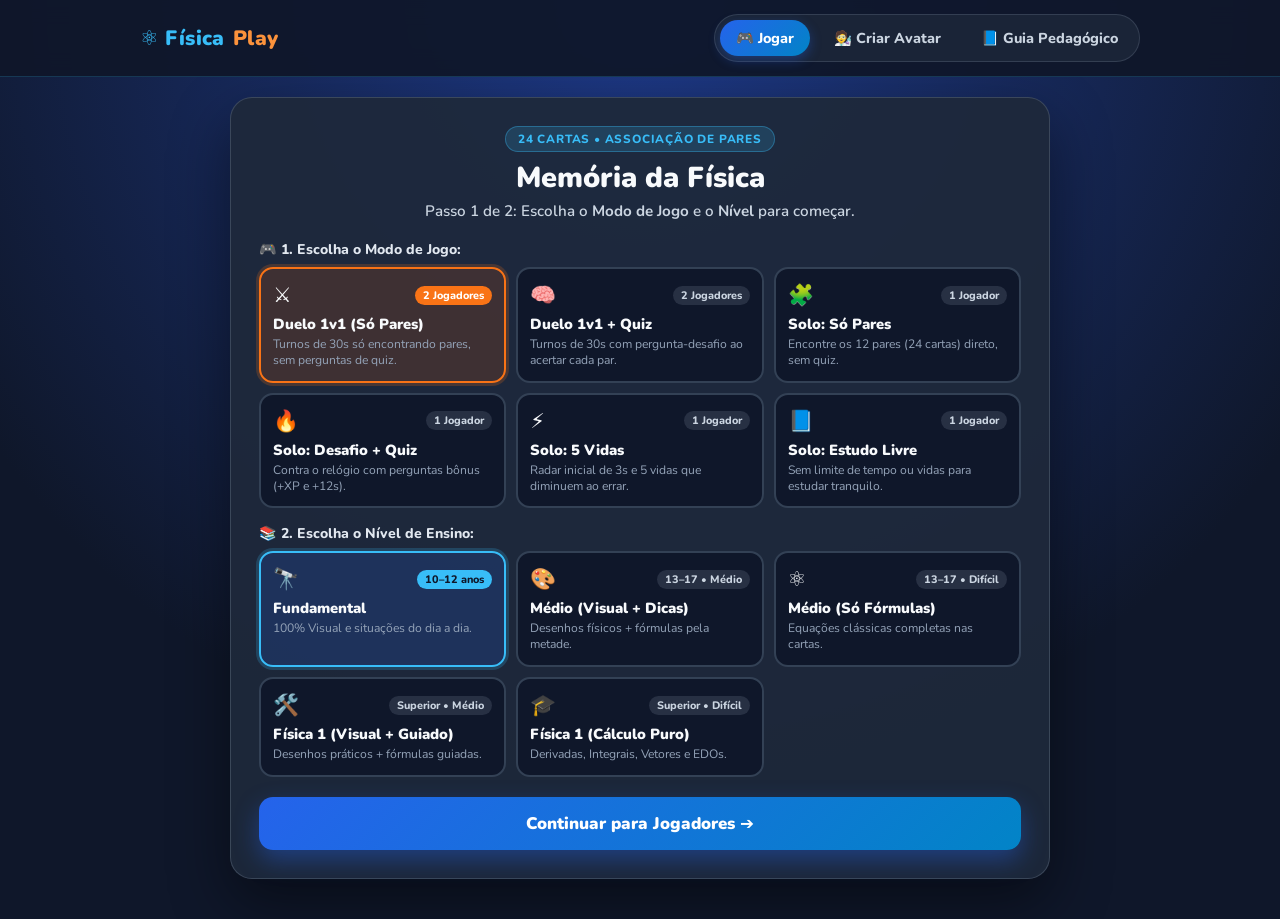
<file: index.html>
<!DOCTYPE html>
<html lang="pt-BR">

<head>
    <meta charset="UTF-8">
    <meta name="viewport" content="width=device-width, initial-scale=1.0, maximum-scale=5.0">
    <meta name="theme-color" content="#0f172a">
    <link rel="stylesheet" href="./css/reset.css">
    <link rel="stylesheet" href="./css/menu.css">
    <link rel="stylesheet" href="./css/login.css">
    <script defer src="./js/menu.js"></script>
    <script defer src="./js/avatar.js"></script>
    <script defer src="./js/login.js"></script>
    <title>FísicaPlay | Jogo da Memória de Física</title>
</head>

<body>
    <header id="header">
        <div class="container">
            <div class="flex">
                <a href="index.html" class="brand-logo">⚛️ Física<span>Play</span></a>
                <nav>
                    <ul>
                        <li><a href="index.html" class="active">🎮 Jogar</a></li>
                        <li><a href="avatar.html">🧑‍🔬 Criar Avatar</a></li>
                        <li><a href="sobre.html">📘 Guia Pedagógico</a></li>
                    </ul>
                </nav>
            </div>
        </div>
    </header>

    <main class="home-main">
        <form class="login-form">
            <div class="login__hearder">
                <span class="badge-pill">24 Cartas • Associação de Pares</span>
                <h1>Memória da Física</h1>
                <h2 id="step-subtitle">Passo 1 de 2: Escolha o <strong>Modo de Jogo</strong> e o <strong>Nível</strong> para começar.</h2>
            </div>

            <!-- ==============================================================
                 ETAPA 1: ESCOLHER MODO DE JOGO E NÍVEL (TELA CLEAN E OBJETIVA)
                 ============================================================== -->
            <div id="step-1-container" class="step-container">
                <!-- 1. Modo de Jogo -->
                <div class="form-group">
                    <span class="form-label">🎮 1. Escolha o Modo de Jogo:</span>
                    <div class="mode-selector">
                        <label class="level-option">
                            <input type="radio" name="gameMode" value="duelo_pares" checked>
                            <div class="level-card">
                                <div class="level-card-header">
                                    <span class="level-icon">⚔️</span>
                                    <span class="level-age">2 Jogadores</span>
                                </div>
                                <div class="level-title">Duelo 1v1 (Só Pares)</div>
                                <p class="level-desc">Turnos de 30s só encontrando pares, sem perguntas de quiz.</p>
                            </div>
                        </label>

                        <label class="level-option">
                            <input type="radio" name="gameMode" value="duelo">
                            <div class="level-card">
                                <div class="level-card-header">
                                    <span class="level-icon">🧠</span>
                                    <span class="level-age">2 Jogadores</span>
                                </div>
                                <div class="level-title">Duelo 1v1 + Quiz</div>
                                <p class="level-desc">Turnos de 30s com pergunta-desafio ao acertar cada par.</p>
                            </div>
                        </label>

                        <label class="level-option">
                            <input type="radio" name="gameMode" value="solo_pares">
                            <div class="level-card">
                                <div class="level-card-header">
                                    <span class="level-icon">🧩</span>
                                    <span class="level-age">1 Jogador</span>
                                </div>
                                <div class="level-title">Solo: Só Pares</div>
                                <p class="level-desc">Encontre os 12 pares (24 cartas) direto, sem quiz.</p>
                            </div>
                        </label>

                        <label class="level-option">
                            <input type="radio" name="gameMode" value="desafio">
                            <div class="level-card">
                                <div class="level-card-header">
                                    <span class="level-icon">🔥</span>
                                    <span class="level-age">1 Jogador</span>
                                </div>
                                <div class="level-title">Solo: Desafio + Quiz</div>
                                <p class="level-desc">Contra o relógio com perguntas bônus (+XP e +12s).</p>
                            </div>
                        </label>

                        <label class="level-option">
                            <input type="radio" name="gameMode" value="sobrevivencia">
                            <div class="level-card">
                                <div class="level-card-header">
                                    <span class="level-icon">⚡</span>
                                    <span class="level-age">1 Jogador</span>
                                </div>
                                <div class="level-title">Solo: 5 Vidas</div>
                                <p class="level-desc">Radar inicial de 3s e 5 vidas que diminuem ao errar.</p>
                            </div>
                        </label>

                        <label class="level-option">
                            <input type="radio" name="gameMode" value="exploracao">
                            <div class="level-card">
                                <div class="level-card-header">
                                    <span class="level-icon">📘</span>
                                    <span class="level-age">1 Jogador</span>
                                </div>
                                <div class="level-title">Solo: Estudo Livre</div>
                                <p class="level-desc">Sem limite de tempo ou vidas para estudar tranquilo.</p>
                            </div>
                        </label>
                    </div>
                </div>

                <!-- 2. Nível de Ensino -->
                <div class="form-group">
                    <span class="form-label">📚 2. Escolha o Nível de Ensino:</span>
                    <div class="level-selector">
                        <label class="level-option">
                            <input type="radio" name="level" value="fundamental" checked>
                            <div class="level-card">
                                <div class="level-card-header">
                                    <span class="level-icon">🔭</span>
                                    <span class="level-age">10–12 anos</span>
                                </div>
                                <div class="level-title">Fundamental</div>
                                <p class="level-desc">100% Visual e situações do dia a dia.</p>
                            </div>
                        </label>

                        <label class="level-option">
                            <input type="radio" name="level" value="medio">
                            <div class="level-card">
                                <div class="level-card-header">
                                    <span class="level-icon">🎨</span>
                                    <span class="level-age">13–17 • Médio</span>
                                </div>
                                <div class="level-title">Médio (Visual + Dicas)</div>
                                <p class="level-desc">Desenhos físicos + fórmulas pela metade.</p>
                            </div>
                        </label>

                        <label class="level-option">
                            <input type="radio" name="level" value="medio_dificil">
                            <div class="level-card">
                                <div class="level-card-header">
                                    <span class="level-icon">⚛️</span>
                                    <span class="level-age">13–17 • Difícil</span>
                                </div>
                                <div class="level-title">Médio (Só Fórmulas)</div>
                                <p class="level-desc">Equações clássicas completas nas cartas.</p>
                            </div>
                        </label>

                        <label class="level-option">
                            <input type="radio" name="level" value="faculdade">
                            <div class="level-card">
                                <div class="level-card-header">
                                    <span class="level-icon">🛠️</span>
                                    <span class="level-age">Superior • Médio</span>
                                </div>
                                <div class="level-title">Física 1 (Visual + Guiado)</div>
                                <p class="level-desc">Desenhos práticos + fórmulas guiadas.</p>
                            </div>
                        </label>

                        <label class="level-option">
                            <input type="radio" name="level" value="faculdade_dificil">
                            <div class="level-card">
                                <div class="level-card-header">
                                    <span class="level-icon">🎓</span>
                                    <span class="level-age">Superior • Difícil</span>
                                </div>
                                <div class="level-title">Física 1 (Cálculo Puro)</div>
                                <p class="level-desc">Derivadas, Integrais, Vetores e EDOs.</p>
                            </div>
                        </label>
                    </div>
                </div>

                <button type="button" id="btn-next-step" class="login__button">
                    Continuar para Jogadores ➔
                </button>
            </div>

            <!-- ==============================================================
                 ETAPA 2: NOME E AVATAR DOS JOGADORES (APARECE APÓS ESCOLHER O MODO)
                 ============================================================== -->
            <div id="step-2-container" class="step-container hidden">
                <div class="selected-summary-bar">
                    <span id="selected-mode-summary" class="summary-pill">⚔️ Duelo 1v1 • 🔭 Fundamental</span>
                    <button type="button" id="btn-back-step" class="btn-change-mode">⬅ Alterar Modo/Nível</button>
                </div>

                <div class="players-setup-grid two-players" id="players-names-grid">
                    <!-- Card Jogador 1 -->
                    <div class="player-setup-card player-setup-card--p1">
                        <div class="setup-avatar-row">
                            <div id="preview-p1-avatar" class="setup-mini-avatar"></div>
                            <div class="setup-avatar-actions">
                                <span class="setup-player-tag tag-p1">Jogador 1 (Azul)</span>
                                <div class="setup-avatar-btns">
                                    <button type="button" id="btn-rand-p1" class="btn-mini-action">🎲 Sortear</button>
                                    <a href="avatar.html" class="btn-mini-action">✏️ Editar Avatar</a>
                                </div>
                            </div>
                        </div>
                        <label for="player-name" class="form-label">Nome do Jogador 1:</label>
                        <input
                            id="player-name"
                            type="text"
                            placeholder="Toque para digitar o nome..."
                            class="login__input"
                            autocomplete="off"
                        >
                    </div>

                    <!-- Card Jogador 2 (Exibido apenas nos modos de 2 Jogadores) -->
                    <div class="player-setup-card player-setup-card--p2 p2-input-wrap" id="p2-input-wrap">
                        <div class="setup-avatar-row">
                            <div id="preview-p2-avatar" class="setup-mini-avatar"></div>
                            <div class="setup-avatar-actions">
                                <span class="setup-player-tag tag-p2">Jogador 2 (Laranja)</span>
                                <div class="setup-avatar-btns">
                                    <button type="button" id="btn-rand-p2" class="btn-mini-action">🎲 Sortear</button>
                                    <a href="avatar.html" class="btn-mini-action">✏️ Editar Avatar</a>
                                </div>
                            </div>
                        </div>
                        <label for="player2-name" class="form-label">Nome do Jogador 2:</label>
                        <input
                            id="player2-name"
                            type="text"
                            placeholder="Toque para digitar o nome..."
                            class="login__input"
                            autocomplete="off"
                        >
                    </div>
                </div>

                <button type="submit" class="login__button">
                    🚀 Iniciar Partida Agora!
                </button>
            </div>
        </form>
    </main>
</body>

</html>
</file>
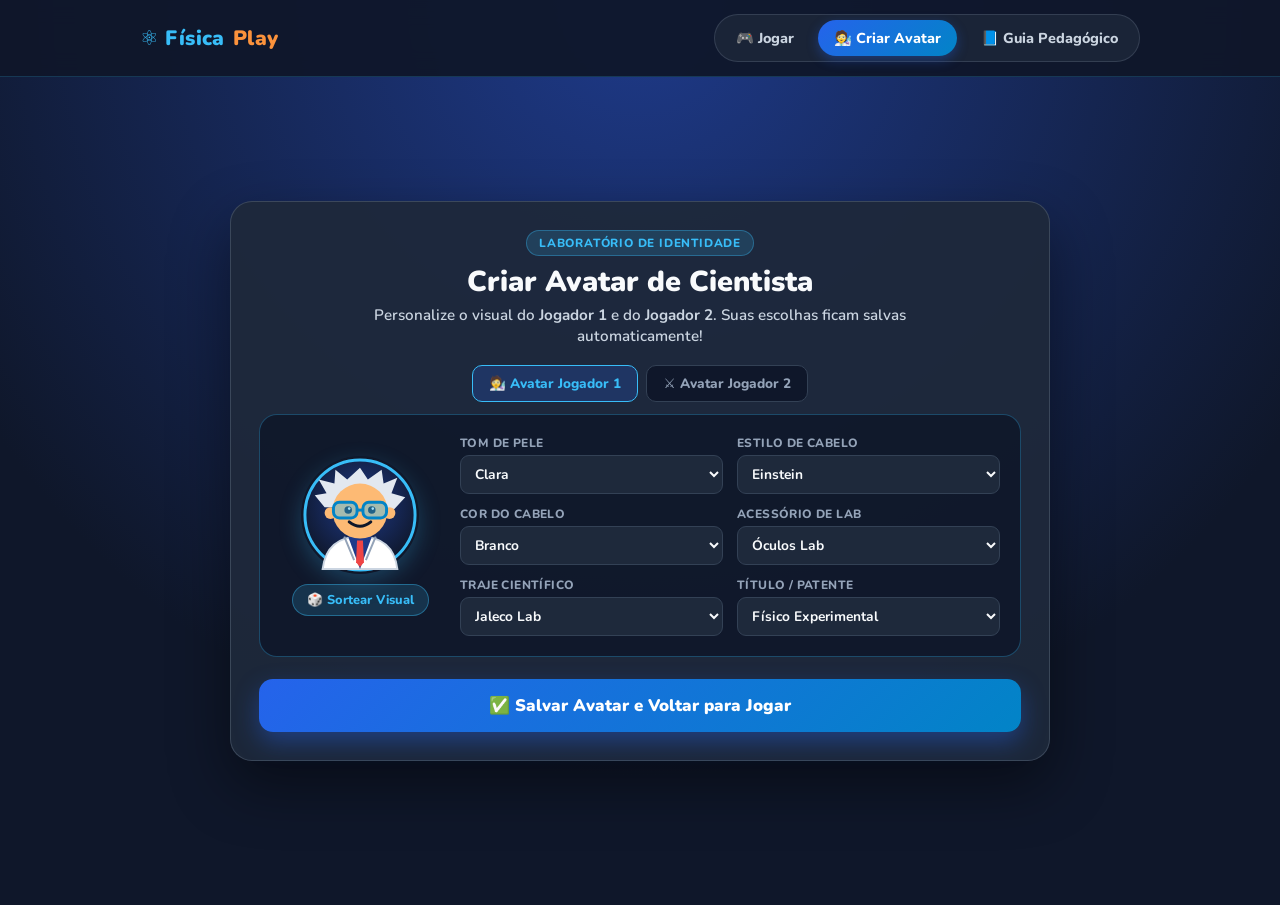
<file: avatar.html>
<!DOCTYPE html>
<html lang="pt-BR">

<head>
    <meta charset="UTF-8">
    <meta name="viewport" content="width=device-width, initial-scale=1.0, maximum-scale=5.0">
    <meta name="theme-color" content="#0f172a">
    <link rel="stylesheet" href="./css/reset.css">
    <link rel="stylesheet" href="./css/menu.css">
    <link rel="stylesheet" href="./css/login.css">
    <script defer src="./js/menu.js"></script>
    <script defer src="./js/avatar.js"></script>
    <script defer src="./js/login.js"></script>
    <title>Criar Avatar | FísicaPlay - PET de Física</title>
</head>

<body>
    <header id="header">
        <div class="container">
            <div class="flex">
                <a href="index.html" class="brand-logo">⚛️ Física<span>Play</span></a>
                <nav>
                    <ul>
                        <li><a href="index.html">🎮 Jogar</a></li>
                        <li><a href="avatar.html" class="active">🧑‍🔬 Criar Avatar</a></li>
                        <li><a href="sobre.html">📘 Guia Pedagógico</a></li>
                    </ul>
                </nav>
            </div>
        </div>
    </header>

    <main class="home-main">
        <div class="login-form avatar-page-card">
            <div class="login__hearder">
                <span class="badge-pill">Laboratório de Identidade</span>
                <h1>Criar Avatar de Cientista</h1>
                <h2>Personalize o visual do <strong>Jogador 1</strong> e do <strong>Jogador 2</strong>. Suas escolhas ficam salvas automaticamente!</h2>
            </div>

            <!-- Container onde o Criador de Avatar completo é montado -->
            <div id="avatar-creator-mount" class="w-full"></div>

            <a href="index.html" class="login__button btn-link-center">
                ✅ Salvar Avatar e Voltar para Jogar
            </a>
        </div>
    </main>
</body>

</html>
</file>
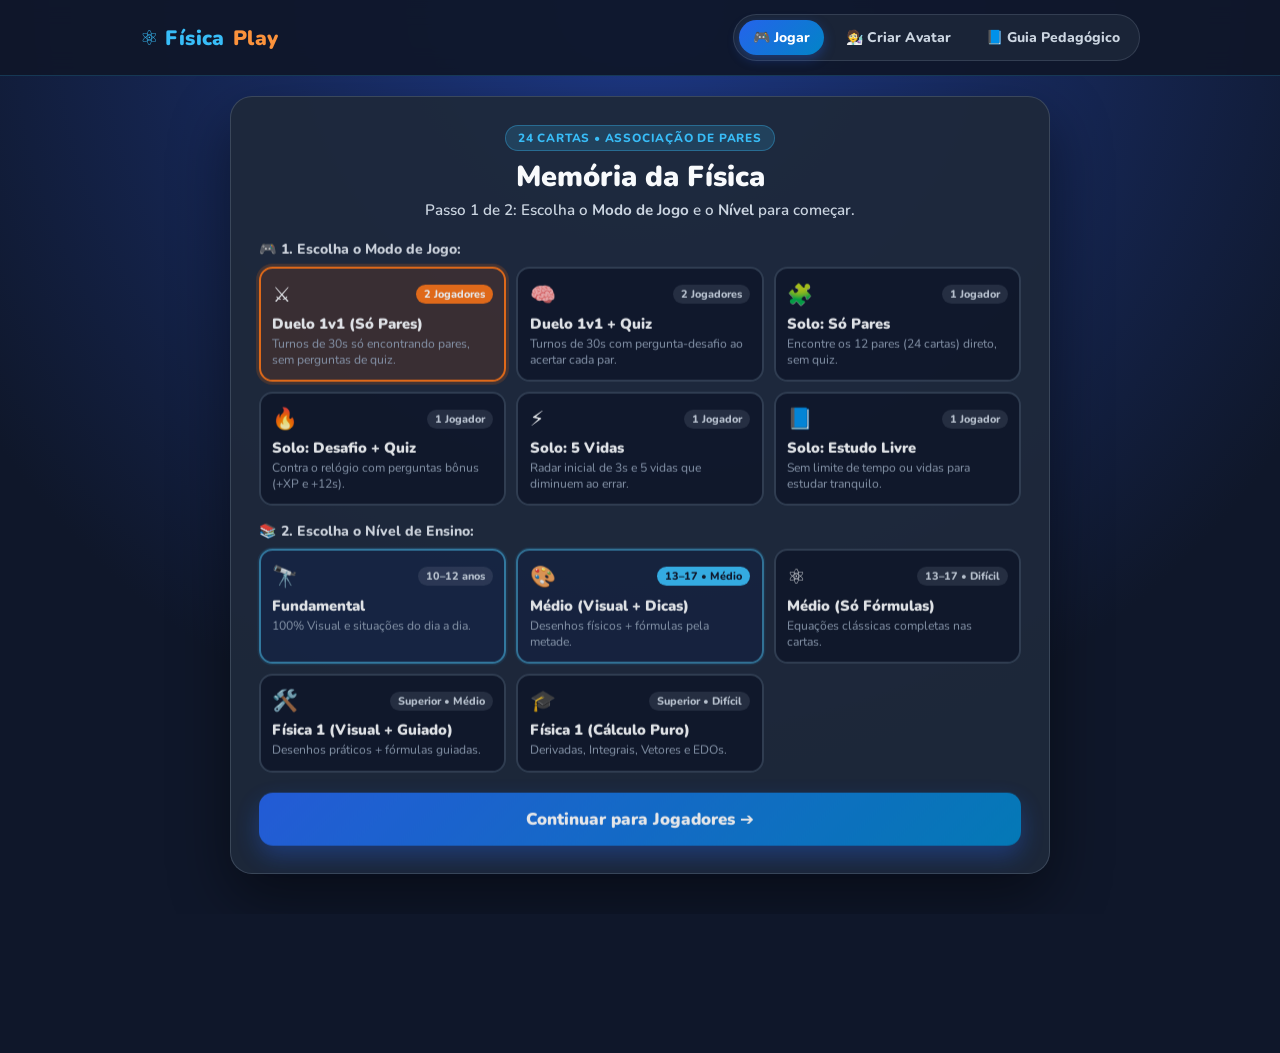
<file: pag2.html>
<!DOCTYPE html>
<html lang="pt-BR">
<head>
    <meta charset="UTF-8">
    <meta http-equiv="refresh" content="0; url=index.html?level=medio">
    <title>Redirecionando... | FísicaPlay</title>
</head>
<body>
    <p>Redirecionando para <a href="index.html?level=medio">FísicaPlay</a>...</p>
</body>
</html>
</file>
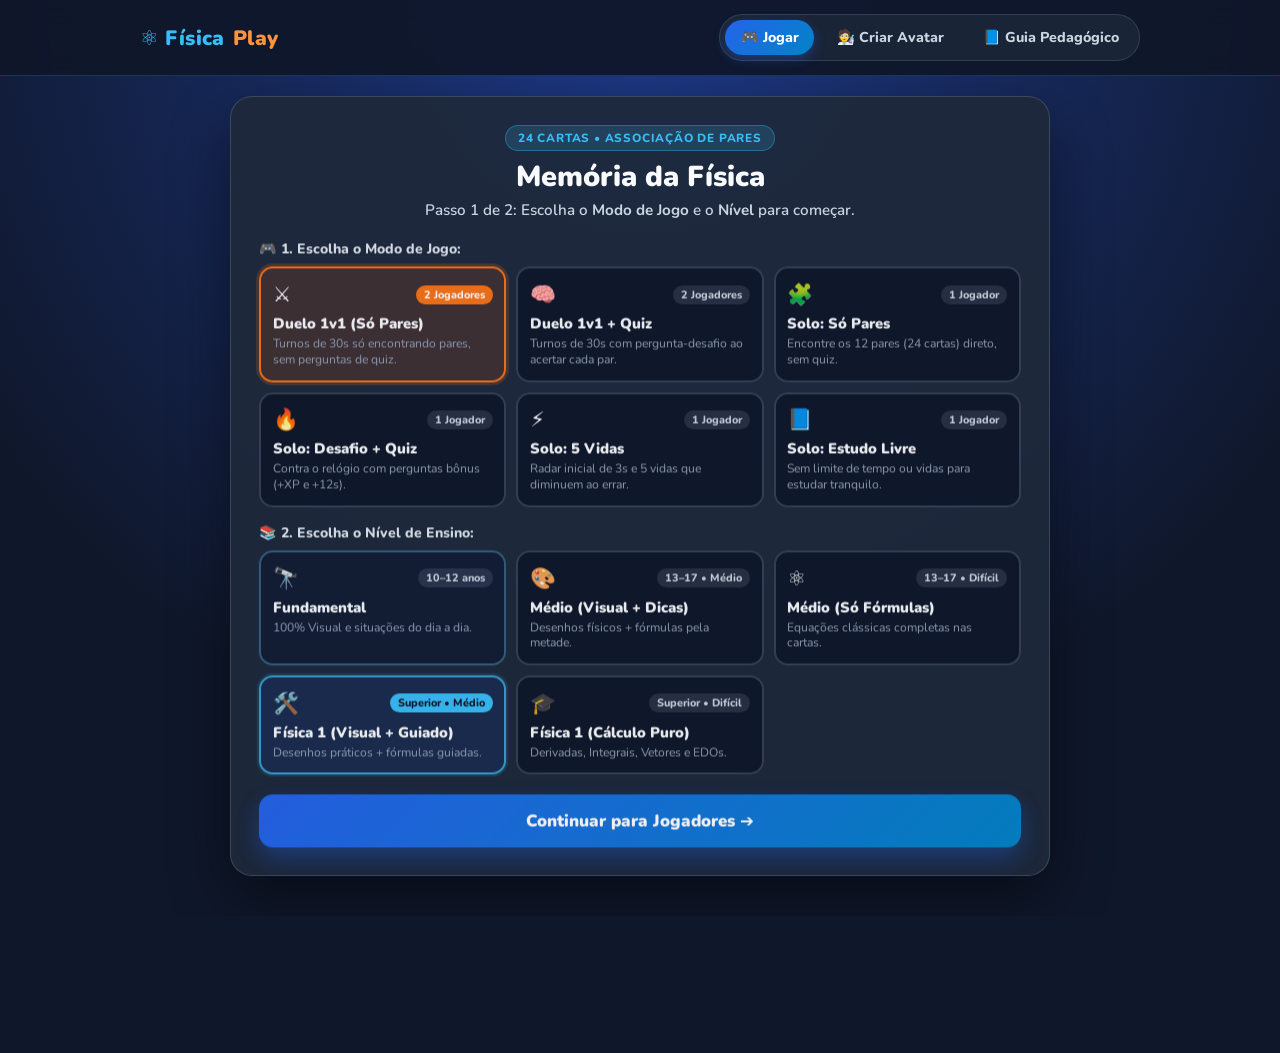
<file: pag3.html>
<!DOCTYPE html>
<html lang="pt-BR">
<head>
    <meta charset="UTF-8">
    <meta http-equiv="refresh" content="0; url=index.html?level=faculdade">
    <title>Redirecionando... | FísicaPlay</title>
</head>
<body>
    <p>Redirecionando para <a href="index.html?level=faculdade">FísicaPlay</a>...</p>
</body>
</html>
</file>
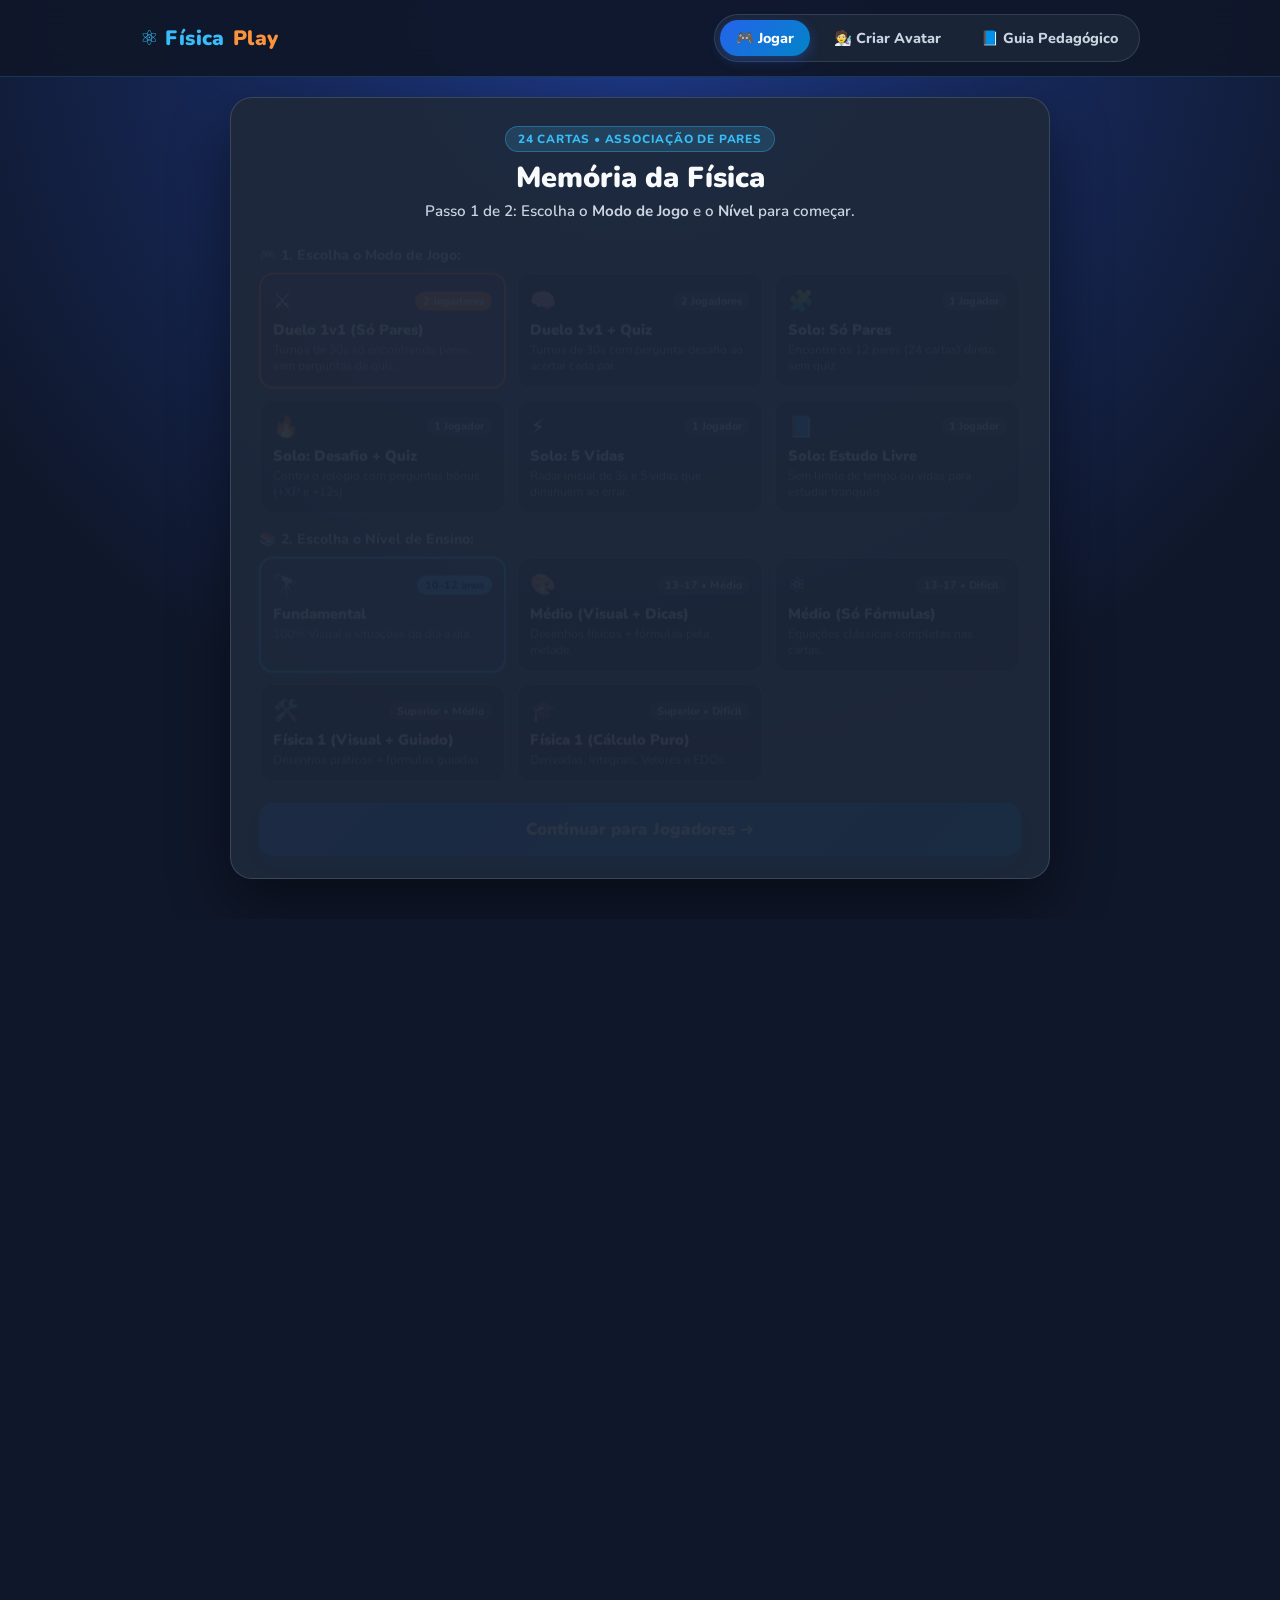
<file: page1.html>
<!DOCTYPE html>
<html lang="pt-BR">
<head>
    <meta charset="UTF-8">
    <meta http-equiv="refresh" content="0; url=index.html?level=fundamental">
    <title>Redirecionando... | FísicaPlay</title>
</head>
<body>
    <p>Redirecionando para <a href="index.html?level=fundamental">FísicaPlay</a>...</p>
</body>
</html>
</file>
<file: css/menu.css>
:root {
  --bg-dark: #0f172a;
  --bg-card: rgba(30, 41, 59, 0.92);
  --blue-phenom: #2563eb;
  --blue-phenom-light: #dbeafe;
  --orange-concept: #ea580c;
  --orange-concept-light: #ffedd5;
  --accent-green: #16a34a;
  --text-light: #f8fafc;
  --text-muted: #cbd5e1;
}

html, body {
  min-height: 100vh;
  background-color: #0f172a;
  background-image: radial-gradient(circle at top, #1e3a8a 0%, #0f172a 70%);
  color: var(--text-light);
}

.container {
  max-width: 1040px;
  margin: 0 auto;
  padding: 0 20px;
}

.flex {
  display: flex;
  align-items: center;
  justify-content: space-between;
  gap: 16px;
}

header#header {
  width: 100%;
  padding: 14px 0;
  position: sticky;
  top: 0;
  left: 0;
  z-index: 100;
  background: rgba(15, 23, 42, 0.94);
  backdrop-filter: blur(12px);
  border-bottom: 1px solid rgba(56, 189, 248, 0.2);
}

.brand-logo {
  display: inline-flex;
  align-items: center;
  gap: 8px;
  color: #38bdf8;
  font-weight: 900;
  font-size: 1.3rem;
  text-decoration: none;
  letter-spacing: 0.4px;
  flex-shrink: 0;
}

.brand-logo span {
  color: #fb923c;
}

header nav {
  display: flex;
  align-items: center;
}

header ul {
  display: flex;
  align-items: center;
  gap: 8px;
  background: rgba(30, 41, 59, 0.8);
  padding: 5px;
  border-radius: 999px;
  border: 1px solid rgba(148, 163, 184, 0.2);
}

header ul li a {
  color: #cbd5e1;
  text-decoration: none;
  font-weight: 800;
  font-size: 0.9rem;
  padding: 8px 16px;
  border-radius: 999px;
  transition: all 0.2s ease;
  display: inline-flex;
  align-items: center;
  gap: 6px;
  white-space: nowrap;
}

header ul li a:hover {
  color: #f8fafc;
  background: rgba(255, 255, 255, 0.06);
}

header ul li a.active {
  background: linear-gradient(135deg, #2563eb 0%, #0284c7 100%);
  color: #ffffff;
  box-shadow: 0 4px 12px rgba(37, 99, 235, 0.35);
}

/* Menu Mobile: Barra segmentada limpa de 3 abas (estilo aplicativo nativo) */
@media screen and (max-width: 640px) {
  header#header {
    padding: 10px 0;
  }

  .container {
    padding: 0 12px;
  }

  .flex {
    flex-direction: column;
    gap: 8px;
  }

  .brand-logo {
    font-size: 1.15rem;
  }

  header nav {
    width: 100%;
  }

  header ul {
    width: 100%;
    display: grid;
    grid-template-columns: repeat(3, 1fr);
    gap: 4px;
    padding: 4px;
    border-radius: 14px;
  }

  header ul li {
    width: 100%;
  }

  header ul li a {
    width: 100%;
    justify-content: center;
    padding: 8px 6px;
    font-size: 0.78rem;
    border-radius: 10px;
    gap: 4px;
  }
}
</file>
<file: css/login.css>
.hidden {
  display: none !important;
}

.w-full {
  width: 100%;
}

.home-main {
  min-height: calc(100vh - 72px);
  display: flex;
  flex-direction: column;
  align-items: center;
  justify-content: center;
  padding: 20px 16px 40px;
}

.login-form {
  width: 100%;
  max-width: 820px;
  background: rgba(30, 41, 59, 0.94);
  border: 1px solid rgba(148, 163, 184, 0.25);
  border-radius: 22px;
  padding: 28px;
  box-shadow: 0 24px 60px rgba(0, 0, 0, 0.45);
  display: flex;
  flex-direction: column;
  align-items: center;
  text-align: center;
}

.step-container {
  width: 100%;
  display: flex;
  flex-direction: column;
  align-items: center;
  animation: stepFadeIn 0.22s ease;
}

@keyframes stepFadeIn {
  from {
    opacity: 0;
    transform: translateY(6px);
  }
  to {
    opacity: 1;
    transform: translateY(0);
  }
}

.login__hearder {
  display: flex;
  flex-direction: column;
  align-items: center;
  margin-bottom: 18px;
}

.login__hearder .badge-pill {
  background: rgba(56, 189, 248, 0.16);
  color: #38bdf8;
  border: 1px solid rgba(56, 189, 248, 0.35);
  font-size: 0.74rem;
  font-weight: 800;
  text-transform: uppercase;
  letter-spacing: 0.8px;
  padding: 4px 12px;
  border-radius: 999px;
  margin-bottom: 6px;
}

.login__hearder h1 {
  color: #f8fafc;
  font-size: 1.8rem;
  font-weight: 900;
  margin-bottom: 4px;
}

.login__hearder h2 {
  color: #cbd5e1;
  font-size: 0.95rem;
  font-weight: 600;
  max-width: 580px;
  line-height: 1.4;
}

.form-group {
  width: 100%;
  margin-bottom: 16px;
  text-align: left;
}

.form-label {
  display: block;
  font-size: 0.88rem;
  font-weight: 800;
  color: #e2e8f0;
  margin-bottom: 8px;
}

/* Seletores de Modo e Nível (Etapa 1) */
.level-selector,
.mode-selector {
  display: grid;
  grid-template-columns: repeat(3, 1fr);
  gap: 10px;
  width: 100%;
}

.level-option {
  position: relative;
  cursor: pointer;
}

.level-option input[type="radio"] {
  position: absolute;
  opacity: 0;
  pointer-events: none;
}

.level-card {
  display: flex;
  flex-direction: column;
  align-items: flex-start;
  padding: 12px;
  border-radius: 14px;
  background: #0f172a;
  border: 2px solid #334155;
  transition: all 0.18s ease;
  height: 100%;
  text-align: left;
}

.level-card:hover {
  border-color: #475569;
}

.level-card-header {
  display: flex;
  align-items: center;
  justify-content: space-between;
  width: 100%;
  margin-bottom: 5px;
}

.level-icon {
  font-size: 1.3rem;
}

.level-age {
  font-size: 0.68rem;
  font-weight: 800;
  padding: 2px 8px;
  border-radius: 999px;
  background: rgba(148, 163, 184, 0.18);
  color: #cbd5e1;
}

.level-title {
  font-size: 0.92rem;
  font-weight: 900;
  color: #f8fafc;
  margin-bottom: 3px;
}

.level-desc {
  font-size: 0.76rem;
  color: #94a3b8;
  line-height: 1.3;
}

.level-option input[type="radio"]:checked + .level-card {
  border-color: #38bdf8;
  background: rgba(37, 99, 235, 0.18);
  box-shadow: 0 0 0 3px rgba(56, 189, 248, 0.2);
}

.level-option input[type="radio"]:checked + .level-card .level-age {
  background: #38bdf8;
  color: #0f172a;
}

.mode-selector .level-option input[type="radio"]:checked + .level-card {
  border-color: #f97316;
  background: rgba(234, 88, 12, 0.16);
  box-shadow: 0 0 0 3px rgba(249, 115, 22, 0.2);
}

.mode-selector .level-option input[type="radio"]:checked + .level-card .level-age {
  background: #f97316;
  color: #ffffff;
}

/* ============================================================================
   ETAPA 2: IDENTIFICAÇÃO DOS JOGADORES (APÓS ESCOLHER O MODO)
   ============================================================================ */
.selected-summary-bar {
  width: 100%;
  display: flex;
  align-items: center;
  justify-content: space-between;
  gap: 10px;
  background: rgba(15, 23, 42, 0.75);
  border: 1px solid rgba(56, 189, 248, 0.3);
  padding: 10px 14px;
  border-radius: 14px;
  margin-bottom: 16px;
  flex-wrap: wrap;
}

.summary-pill {
  font-size: 0.9rem;
  font-weight: 900;
  color: #38bdf8;
}

.btn-change-mode {
  background: rgba(51, 65, 85, 0.85);
  color: #e2e8f0;
  border: 1px solid rgba(148, 163, 184, 0.3);
  padding: 6px 12px;
  border-radius: 9px;
  font-size: 0.8rem;
  font-weight: 800;
  cursor: pointer;
  transition: all 0.18s ease;
}

.btn-change-mode:hover {
  background: rgba(56, 189, 248, 0.2);
  border-color: #38bdf8;
  color: #38bdf8;
}

.players-setup-grid {
  display: grid;
  grid-template-columns: 1fr;
  gap: 14px;
  width: 100%;
  margin-bottom: 18px;
}

.players-setup-grid.two-players {
  grid-template-columns: 1fr 1fr;
}

.player-setup-card {
  background: rgba(15, 23, 42, 0.85);
  border: 2px solid #334155;
  border-radius: 16px;
  padding: 16px;
  text-align: left;
  display: flex;
  flex-direction: column;
  gap: 10px;
}

.player-setup-card--p1 {
  border-color: rgba(59, 130, 246, 0.55);
}

.player-setup-card--p2 {
  border-color: rgba(249, 115, 22, 0.55);
}

.setup-avatar-row {
  display: flex;
  align-items: center;
  gap: 12px;
}

.setup-mini-avatar {
  width: 68px;
  height: 68px;
  border-radius: 50%;
  flex-shrink: 0;
  box-shadow: 0 6px 16px rgba(0, 0, 0, 0.35);
}

.setup-mini-avatar svg {
  width: 100%;
  height: 100%;
  display: block;
}

.setup-avatar-actions {
  display: flex;
  flex-direction: column;
  gap: 6px;
}

.setup-player-tag {
  font-size: 0.78rem;
  font-weight: 900;
  text-transform: uppercase;
  letter-spacing: 0.5px;
}

.tag-p1 {
  color: #60a5fa;
}

.tag-p2 {
  color: #fb923c;
}

.setup-avatar-btns {
  display: flex;
  gap: 6px;
  flex-wrap: wrap;
}

.btn-mini-action {
  background: #1e293b;
  color: #e2e8f0;
  border: 1px solid #475569;
  padding: 5px 10px;
  border-radius: 8px;
  font-size: 0.75rem;
  font-weight: 800;
  text-decoration: none;
  cursor: pointer;
  transition: all 0.16s ease;
}

.btn-mini-action:hover {
  border-color: #38bdf8;
  color: #38bdf8;
}

.login__input {
  background: #0f172a;
  border: 2px solid #334155;
  border-radius: 11px;
  color: #f8fafc;
  font-size: 0.98rem;
  font-weight: 700;
  outline: none;
  padding: 11px 14px;
  width: 100%;
  transition: border-color 0.2s ease, box-shadow 0.2s ease;
}

.login__input:focus {
  border-color: #38bdf8;
  box-shadow: 0 0 0 3px rgba(56, 189, 248, 0.2);
}

.login__button {
  background: linear-gradient(135deg, #2563eb 0%, #0284c7 100%);
  border-radius: 14px;
  color: #ffffff;
  cursor: pointer;
  font-size: 1.05rem;
  font-weight: 900;
  padding: 15px 24px;
  width: 100%;
  margin-top: 4px;
  text-decoration: none;
  display: inline-block;
  text-align: center;
  transition: transform 0.15s ease, box-shadow 0.2s ease;
  box-shadow: 0 10px 25px rgba(37, 99, 235, 0.4);
}

.login__button:hover:not(:disabled) {
  transform: translateY(-2px);
  box-shadow: 0 14px 30px rgba(37, 99, 235, 0.55);
}

.login__button:disabled {
  background: #334155;
  color: #94a3b8;
  cursor: not-allowed;
  box-shadow: none;
}

/* ============================================================================
   ABA SEPARADA DE CRIAÇÃO DE AVATAR (avatar.html)
   ============================================================================ */
.avatar-slot-tabs {
  display: flex;
  justify-content: center;
  gap: 8px;
  margin-bottom: 12px;
}

.avatar-slot-tab {
  background: #0f172a;
  color: #94a3b8;
  border: 1.5px solid #334155;
  padding: 8px 16px;
  border-radius: 10px;
  font-size: 0.85rem;
  font-weight: 800;
  cursor: pointer;
  transition: all 0.18s ease;
}

.avatar-slot-tab.active-slot-1 {
  background: rgba(37, 99, 235, 0.22);
  border-color: #38bdf8;
  color: #38bdf8;
}

.avatar-slot-tab.active-slot-2 {
  background: rgba(234, 88, 12, 0.22);
  border-color: #f97316;
  color: #fb923c;
}

.avatar-creator-card {
  width: 100%;
  background: rgba(15, 23, 42, 0.85);
  border: 1px solid rgba(56, 189, 248, 0.3);
  border-radius: 18px;
  padding: 20px;
  margin-bottom: 18px;
  display: grid;
  grid-template-columns: 160px 1fr;
  gap: 20px;
  align-items: center;
  text-align: left;
}

.avatar-creator-card.slot-2-card {
  border-color: rgba(249, 115, 22, 0.45);
}

.avatar-preview-column {
  display: flex;
  flex-direction: column;
  align-items: center;
  gap: 10px;
}

.avatar-preview-box {
  width: 118px;
  height: 118px;
  border-radius: 50%;
  box-shadow: 0 8px 22px rgba(56, 189, 248, 0.25);
}

.avatar-preview-box svg {
  width: 100%;
  height: 100%;
  display: block;
}

.btn-random-avatar {
  background: rgba(56, 189, 248, 0.16);
  color: #38bdf8;
  border: 1px solid rgba(56, 189, 248, 0.4);
  border-radius: 999px;
  padding: 6px 14px;
  font-size: 0.8rem;
  font-weight: 800;
  cursor: pointer;
  transition: all 0.18s ease;
}

.btn-random-avatar:hover {
  background: #38bdf8;
  color: #0f172a;
}

.avatar-controls-grid {
  display: grid;
  grid-template-columns: 1fr 1fr;
  gap: 12px 14px;
}

.avatar-control-item {
  display: flex;
  flex-direction: column;
  gap: 4px;
}

.avatar-control-item label {
  font-size: 0.75rem;
  font-weight: 800;
  color: #94a3b8;
  text-transform: uppercase;
  letter-spacing: 0.4px;
}

.avatar-select {
  background: #1e293b;
  color: #f8fafc;
  border: 1px solid #334155;
  border-radius: 9px;
  padding: 8px 10px;
  font-size: 0.86rem;
  font-weight: 700;
  outline: none;
  cursor: pointer;
}

/* ============================================================================
   RESPONSIVIDADE MOBILE CLEAN (<= 768px)
   ============================================================================ */
@media screen and (max-width: 768px) {
  .home-main {
    padding: 12px 10px 28px;
  }

  .login-form {
    padding: 16px 12px;
    border-radius: 18px;
  }

  .login__hearder {
    margin-bottom: 12px;
  }

  .login__hearder h1 {
    font-size: 1.4rem;
  }

  .login__hearder h2 {
    font-size: 0.82rem;
  }

  .mode-selector,
  .level-selector {
    grid-template-columns: repeat(2, 1fr);
    gap: 8px;
  }

  .level-card {
    padding: 10px;
    border-radius: 12px;
  }

  .level-icon {
    font-size: 1.15rem;
  }

  .level-age {
    font-size: 0.62rem;
    padding: 2px 6px;
  }

  .level-title {
    font-size: 0.82rem;
  }

  .level-desc {
    font-size: 0.7rem;
    line-height: 1.25;
  }

  .players-setup-grid.two-players {
    grid-template-columns: 1fr;
    gap: 10px;
  }

  .player-setup-card {
    padding: 12px;
  }

  .login__input {
    font-size: 16px;
    padding: 11px 12px;
  }

  .avatar-select {
    font-size: 16px;
    padding: 7px 8px;
  }

  .setup-mini-avatar {
    width: 54px;
    height: 54px;
  }

  .avatar-creator-card {
    grid-template-columns: 1fr;
    padding: 14px;
    gap: 14px;
  }

  .avatar-controls-grid {
    grid-template-columns: 1fr 1fr;
    gap: 8px;
  }
}
</file>
